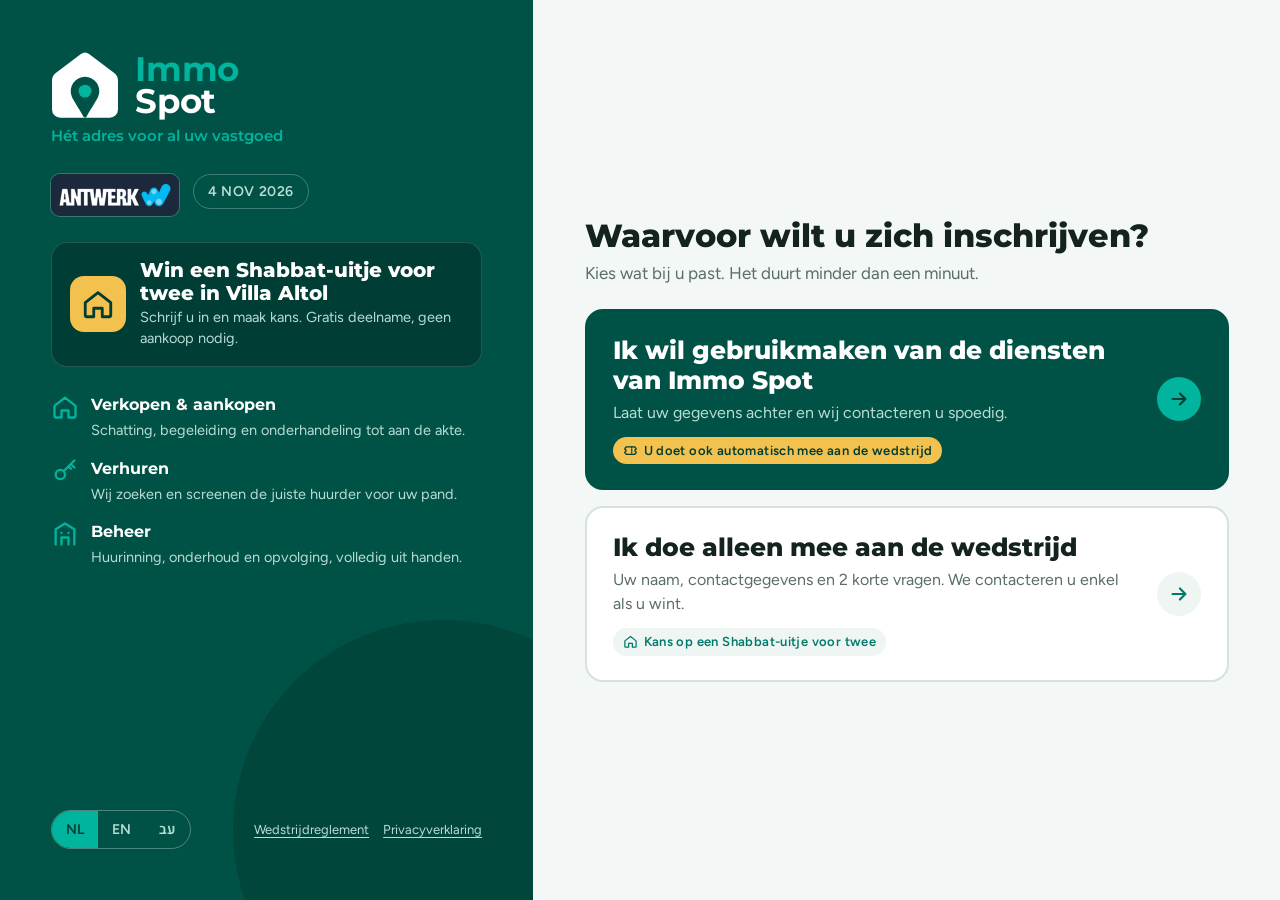
<file: index.html>
<!DOCTYPE html>
<html lang="nl" dir="ltr"><head>
<meta charset="utf-8">
<meta name="viewport" content="width=device-width,initial-scale=1,viewport-fit=cover">
<meta name="robots" content="noindex">
<meta name="theme-color" content="#005246">
<title>Antwerk 2026 · Immo Spot</title>
<link rel="icon" type="image/png" href="assets/icon.png">
<link rel="apple-touch-icon" href="assets/icon.png">
<link rel="stylesheet" href="css/fonts.css">
<link rel="stylesheet" href="css/style.css">
<noscript><style>.app{display:none}</style><p style="font:16px sans-serif;padding:24px">Deze pagina heeft JavaScript nodig. / This page needs JavaScript.</p></noscript>
</head>
<body>
<svg width="0" height="0" style="position:absolute" aria-hidden="true">
  <symbol id="i-cash" viewBox="0 0 24 24" fill="none" stroke="currentColor" stroke-width="2" stroke-linecap="round" stroke-linejoin="round"><path d="M3 11l9-7 9 7v9a1 1 0 0 1-1 1h-5v-6H9v6H4a1 1 0 0 1-1-1z"></path></symbol>
  <symbol id="i-ticket" viewBox="0 0 24 24" fill="none" stroke="currentColor" stroke-width="2" stroke-linecap="round" stroke-linejoin="round"><path d="M3 8a2 2 0 0 0 2-2h14a2 2 0 0 0 2 2v2a2 2 0 0 0 0 4v2a2 2 0 0 0-2 2H5a2 2 0 0 0-2-2v-2a2 2 0 0 0 0-4z"></path><path d="M14 6v12" stroke-dasharray="2 2"></path></symbol>
  <symbol id="i-arrow" viewBox="0 0 24 24" fill="none" stroke="currentColor" stroke-width="2.4" stroke-linecap="round" stroke-linejoin="round"><path d="M5 12h14M13 6l6 6-6 6"></path></symbol>
</svg>

<div class="app">
  <aside class="brand">
    <div>
      <div class="logo">
        <svg viewBox="0 0 100 100" aria-hidden="true">
          <path d="M44 4.5a10 10 0 0 1 12 0l37 28a14 14 0 0 1 5.5 11V86a12 12 0 0 1-12 12h-73A12 12 0 0 1 1.5 86V43.5A14 14 0 0 1 7 32.5Z" fill="#fff"></path>
          <path d="M50 38a21 21 0 0 0-19.6 28.6c2.4 6 9 15.3 17.4 30a2.5 2.5 0 0 0 4.4 0c8.4-14.7 15-24 17.4-30A21 21 0 0 0 50 38Z" fill="var(--forest)"></path>
          <circle cx="50" cy="59" r="9.5" fill="var(--teal)"></circle>
        </svg>
        <div class="wordmark"><span>Immo</span>Spot</div>
      </div>
      <div class="tagline">Hét adres voor al uw vastgoed</div>
    </div>

    <div class="event-row"><img class="antwerk-logo" src="assets/antwerk_logo.png" alt="Antwerk" width="128" height="42"><div class="event"><span data-i18n="eventDate">4 nov 2026</span></div></div>

    <div class="prize">
      <div class="ic"><svg><use href="#i-cash"></use></svg></div>
      <div><b data-i18n="prizeT">Win een Shabbat-uitje voor twee in Villa Altol</b><small data-i18n="prizeD">Een Shabbat-uitje voor twee in Villa Altol. Schrijf u in en maak kans. Gratis deelname, geen aankoop nodig.</small></div>
    </div>

    <ul class="services">
      <li><svg viewBox="0 0 24 24" fill="none" stroke="currentColor" stroke-width="2" stroke-linecap="round" stroke-linejoin="round"><path d="M3 11l9-7 9 7v9a1 1 0 0 1-1 1h-5v-6H9v6H4a1 1 0 0 1-1-1z"></path></svg><div><b data-i18n="s1t">Verkopen &amp; aankopen</b><small data-i18n="s1d">Schatting, begeleiding en onderhandeling tot aan de akte.</small></div></li>
      <li><svg viewBox="0 0 24 24" fill="none" stroke="currentColor" stroke-width="2" stroke-linecap="round" stroke-linejoin="round"><circle cx="8" cy="15" r="4"></circle><path d="M11 12l9-9M17 6l3 3M15 8l2 2"></path></svg><div><b data-i18n="s2t">Verhuren</b><small data-i18n="s2d">Wij zoeken en screenen de juiste huurder voor uw pand.</small></div></li>
      <li><svg viewBox="0 0 24 24" fill="none" stroke="currentColor" stroke-width="2" stroke-linecap="round" stroke-linejoin="round"><path d="M4 21V8l8-5 8 5v13"></path><path d="M9 21v-6h6v6M9 11h.01M15 11h.01"></path></svg><div><b data-i18n="s3t">Beheer</b><small data-i18n="s3d">Huurinning, onderhoud en opvolging, volledig uit handen.</small></div></li>
    </ul>

    <div class="brand-foot">
      <div class="lang" role="group" aria-label="Taal / Language">
        <button type="button" id="lang-nl" aria-pressed="true">NL</button>
        <button type="button" id="lang-en" aria-pressed="false">EN</button>
        <button type="button" id="lang-he" aria-pressed="false" lang="he">עב</button>
      </div>
      <div class="doc-links"><a href="rules.html" data-doc="rules" data-i18n="docRules">Wedstrijdreglement</a><a href="privacy.html" data-doc="privacy" data-i18n="docPrivacy">Privacyverklaring</a></div>
    </div>
  </aside>

  <main class="panel">
    <!-- Start: choose a path -->
    <section class="view" id="v-start">
      <div class="view-head">
        <h2 data-i18n="startT">Waarvoor wilt u zich inschrijven?</h2>
        <p data-i18n="startD">Kies wat bij u past. Het duurt minder dan een minuut.</p>
      </div>
      <div class="paths">
        <button type="button" class="path main" id="go-service">
          <b data-i18n="pathAT">Ik wil gebruikmaken van de diensten van Immo Spot</b>
          <span class="d" data-i18n="pathAD">Laat uw gegevens achter en wij contacteren u spoedig.</span>
          <span class="ticket"><svg><use href="#i-ticket"></use></svg><span data-i18n="pathATag">U doet ook automatisch mee aan de wedstrijd</span></span>
          <span class="arrow"><svg><use href="#i-arrow"></use></svg></span>
        </button>
        <button type="button" class="path" id="go-raffle">
          <b data-i18n="pathBT">Ik doe alleen mee aan de wedstrijd</b>
          <span class="d" data-i18n="pathBD">Uw naam, contactgegevens en 2 korte vragen. We contacteren u enkel als u wint.</span>
          <span class="ticket"><svg><use href="#i-cash"></use></svg><span data-i18n="pathBTag">Kans op een Shabbat-uitje voor twee</span></span>
          <span class="arrow"><svg><use href="#i-arrow"></use></svg></span>
        </button>
      </div>
    </section>

    <!-- Path 1: service sign-up (contest is optional here) -->
    <section class="view" id="v-service" hidden>
      <div class="view-head">
        <button type="button" class="back" data-back="" data-i18n="back">← Terug</button>
        <h2 data-i18n="serviceT">Uw aanvraag</h2>
      </div>
      <form id="lead-form" novalidate="">
        <fieldset id="f-interest">
          <legend><span data-i18n="qInterest">Waarmee kunnen we u helpen?</span> <span class="req">*</span></legend>
          <div class="chips">
            <label class="chip"><input type="checkbox" name="interest" value="kopen" id="i-kopen"><span data-i18n="iBuy">Kopen</span></label>
            <label class="chip"><input type="checkbox" name="interest" value="verkopen" id="i-verkopen"><span data-i18n="iSell">Verkopen</span></label>
            <label class="chip"><input type="checkbox" name="interest" value="verhuren" id="i-verhuren"><span data-i18n="iRent">Verhuren</span></label>
            <label class="chip"><input type="checkbox" name="interest" value="beheer" id="i-beheer"><span data-i18n="iManage">Beheer</span></label>
          </div>
          <div class="err" id="e-interest"></div>
        </fieldset>

        <fieldset>
          <legend data-i18n="qContact">Uw gegevens</legend>
          <div class="grid2">
            <div class="field" id="f-first"><label for="first" data-i18n="first">Voornaam *</label><input type="text" id="first" autocomplete="given-name"><div class="err" id="e-first"></div></div>
            <div class="field" id="f-last"><label for="last" data-i18n="last">Achternaam *</label><input type="text" id="last" autocomplete="family-name"><div class="err" id="e-last"></div></div>
            <div class="field" id="f-phone"><label for="phone" data-i18n="phone">Telefoon *</label><input type="tel" id="phone" autocomplete="tel" placeholder="+32 4xx xx xx xx"><div class="err" id="e-phone"></div></div>
            <div class="field" id="f-email"><label for="email" data-i18n="email">E-mail *</label><input type="email" id="email" autocomplete="email" placeholder="naam@voorbeeld.be"><div class="err" id="e-email"></div></div>
          </div>
        </fieldset>

        <fieldset id="f-property" hidden>
          <legend data-i18n="qProperty">Over het pand</legend>
          <div class="field" id="f-ptype" hidden>
            <label data-i18n="ptype">Type pand *</label>
            <div class="chips" id="ptype-chips">
              <label class="chip"><input type="checkbox" name="ptype" value="appartement" id="pt-apt"><span data-i18n="tApt">Appartement</span></label>
              <label class="chip"><input type="checkbox" name="ptype" value="huis" id="pt-huis"><span data-i18n="tHouse">Huis</span></label>
              <label class="chip"><input type="checkbox" name="ptype" value="opbrengsteigendom" id="pt-invest"><span data-i18n="tInvest">Opbrengsteigendom</span></label>
            </div>
            <div class="err" id="e-ptype"></div>
          </div>
          <div class="grid2">
            <div class="field" id="f-price" hidden><label for="price" id="price-label" data-i18n="priceValue">Prijsklasse *</label><select id="price"><option value="">Kies een prijsklasse…</option><option value="&lt; € 200.000">&lt; € 200.000</option><option value="€ 200.000 – 300.000">€ 200.000 – 300.000</option><option value="€ 300.000 – 400.000">€ 300.000 – 400.000</option><option value="€ 400.000 – 500.000">€ 400.000 – 500.000</option><option value="€ 500.000 – 750.000">€ 500.000 – 750.000</option><option value="€ 750.000 – 1.000.000">€ 750.000 – 1.000.000</option><option value="&gt; € 1.000.000">&gt; € 1.000.000</option></select><div class="err" id="e-price"></div></div>
            <div class="field" id="f-pcount" hidden><label for="pcount" id="pcount-label" data-i18n="priceCount">Aantal panden *</label><input type="text" inputmode="numeric" id="pcount" autocomplete="off" placeholder="Bv. 3"><div class="err" id="e-pcount"></div></div>
            <div class="field" id="f-region" hidden><label for="region" data-i18n="region">Gemeente of regio</label><input type="text" id="region" placeholder="Antwerpen, Berchem, Mortsel…"></div>
          </div>
          <input type="hidden" id="timing" value="">
        </fieldset>

        <div class="field"><label for="notes" data-i18n="notes">Opmerkingen of vragen</label><textarea id="notes" data-i18n-ph="notesPh" placeholder="Bv. ik zoek een appartement met 2 slaapkamers en terras"></textarea></div>
        <div class="raffle-note"><span class="ic"><svg><use href="#i-cash"></use></svg></span><span data-i18n="autoRaffle">U doet automatisch mee aan de wedstrijd voor een Shabbat-uitje voor twee in Villa Altol.</span></div>

        <div id="f-consent">
          <label class="consent"><input type="checkbox" id="consent"><span data-i18n="consent">Ik geef Immo Spot toestemming om mijn gegevens te bewaren en mij te contacteren over mijn aanvraag. Ik kan dit altijd intrekken.</span></label>
          <div class="err" id="e-consent"></div>
        </div>

        <input class="hp" type="text" name="website" id="hp1" tabindex="-1" autocomplete="off" aria-hidden="true">
        <button class="submit" type="submit" id="submit" data-i18n="submit">Schrijf mij in</button>
        <div class="status-note" id="status-note" role="status"></div>
        <div class="doc-line"><a href="rules.html" data-doc="rules" data-i18n="docRules">Wedstrijdreglement</a> · <a href="privacy.html" data-doc="privacy" data-i18n="docPrivacy">Privacyverklaring</a></div>
      </form>
    </section>

    <!-- Path 2: raffle only (not added to the client list) -->
    <section class="view" id="v-raffle" hidden>
      <div class="view-head">
        <button type="button" class="back" data-back="" data-i18n="back">← Terug</button>
        <h2 data-i18n="raffleT">Doe mee aan de wedstrijd</h2>
        <p data-i18n="raffleD">Beantwoord 2 korte vragen en maak kans op een Shabbat-uitje voor twee in Villa Altol.</p>
      </div>
      <form id="raffle-form" novalidate="">
        <div class="grid2">
          <div class="field" id="f-rf-first"><label for="rf-first" data-i18n="first">Voornaam *</label><input type="text" id="rf-first" autocomplete="given-name"><div class="err" id="e-rf-first"></div></div>
          <div class="field" id="f-rf-last"><label for="rf-last" data-i18n="last">Achternaam *</label><input type="text" id="rf-last" autocomplete="family-name"><div class="err" id="e-rf-last"></div></div>
          <div class="field" id="f-rf-phone"><label for="rf-phone" data-i18n="phone">Telefoon *</label><input type="tel" id="rf-phone" autocomplete="tel" placeholder="+32 4xx xx xx xx"><div class="err" id="e-rf-phone"></div></div>
          <div class="field" id="f-rf-email"><label for="rf-email" data-i18n="email">E-mail *</label><input type="email" id="rf-email" autocomplete="email" placeholder="naam@voorbeeld.be"><div class="err" id="e-rf-email"></div></div>
        </div>
        <div class="quiz" data-prefix="rq"></div>
        <div id="f-rf-consent">
          <label class="consent"><input type="checkbox" id="rf-consent"><span data-i18n="rfConsent">Ik ga akkoord met het wedstrijdreglement. Immo Spot gebruikt mijn gegevens alleen voor deze wedstrijd en neemt enkel contact op als ik win.</span></label>
          <div class="err" id="e-rf-consent"></div>
        </div>
        <input class="hp" type="text" name="website" id="hp2" tabindex="-1" autocomplete="off" aria-hidden="true">
        <button class="submit" type="submit" id="rf-submit" data-i18n="rfSubmit">Doe mee</button>
        <div class="status-note" id="rf-status-note" role="status"></div>
        <div class="doc-line"><a href="rules.html" data-doc="rules" data-i18n="docRules">Wedstrijdreglement</a> · <a href="privacy.html" data-doc="privacy" data-i18n="docPrivacy">Privacyverklaring</a></div>
      </form>
    </section>

    <!-- Thank you -->
    <section class="thanks" id="v-thanks" hidden>
      <div class="tick"><svg viewBox="0 0 24 24" fill="none" stroke="currentColor" stroke-width="3" stroke-linecap="round" stroke-linejoin="round"><path d="M5 12.5l4.5 4.5L19 7.5"></path></svg></div>
      <h2 id="thanks-title">Bedankt!</h2>
      <p id="thanks-body"></p>
      <p class="dup-note" id="thanks-dup" hidden></p>
      <ul class="steps" id="thanks-steps" hidden></ul>
      <div class="raffle-note" id="thanks-raffle-box"><span class="ic"><svg><use href="#i-cash"></use></svg></span><span id="thanks-raffle"></span></div>
      <p class="thanks-end" id="thanks-end"></p>
      <button type="button" class="again" id="again" data-i18n="again">Nieuwe inschrijving</button>
      <div class="countdown" id="countdown"></div>
    </section>

  </main>
</div>
<script src="config.js"></script>
<script src="js/i18n.js"></script>
<script src="js/app.js"></script>
</body>
</html>
</file>
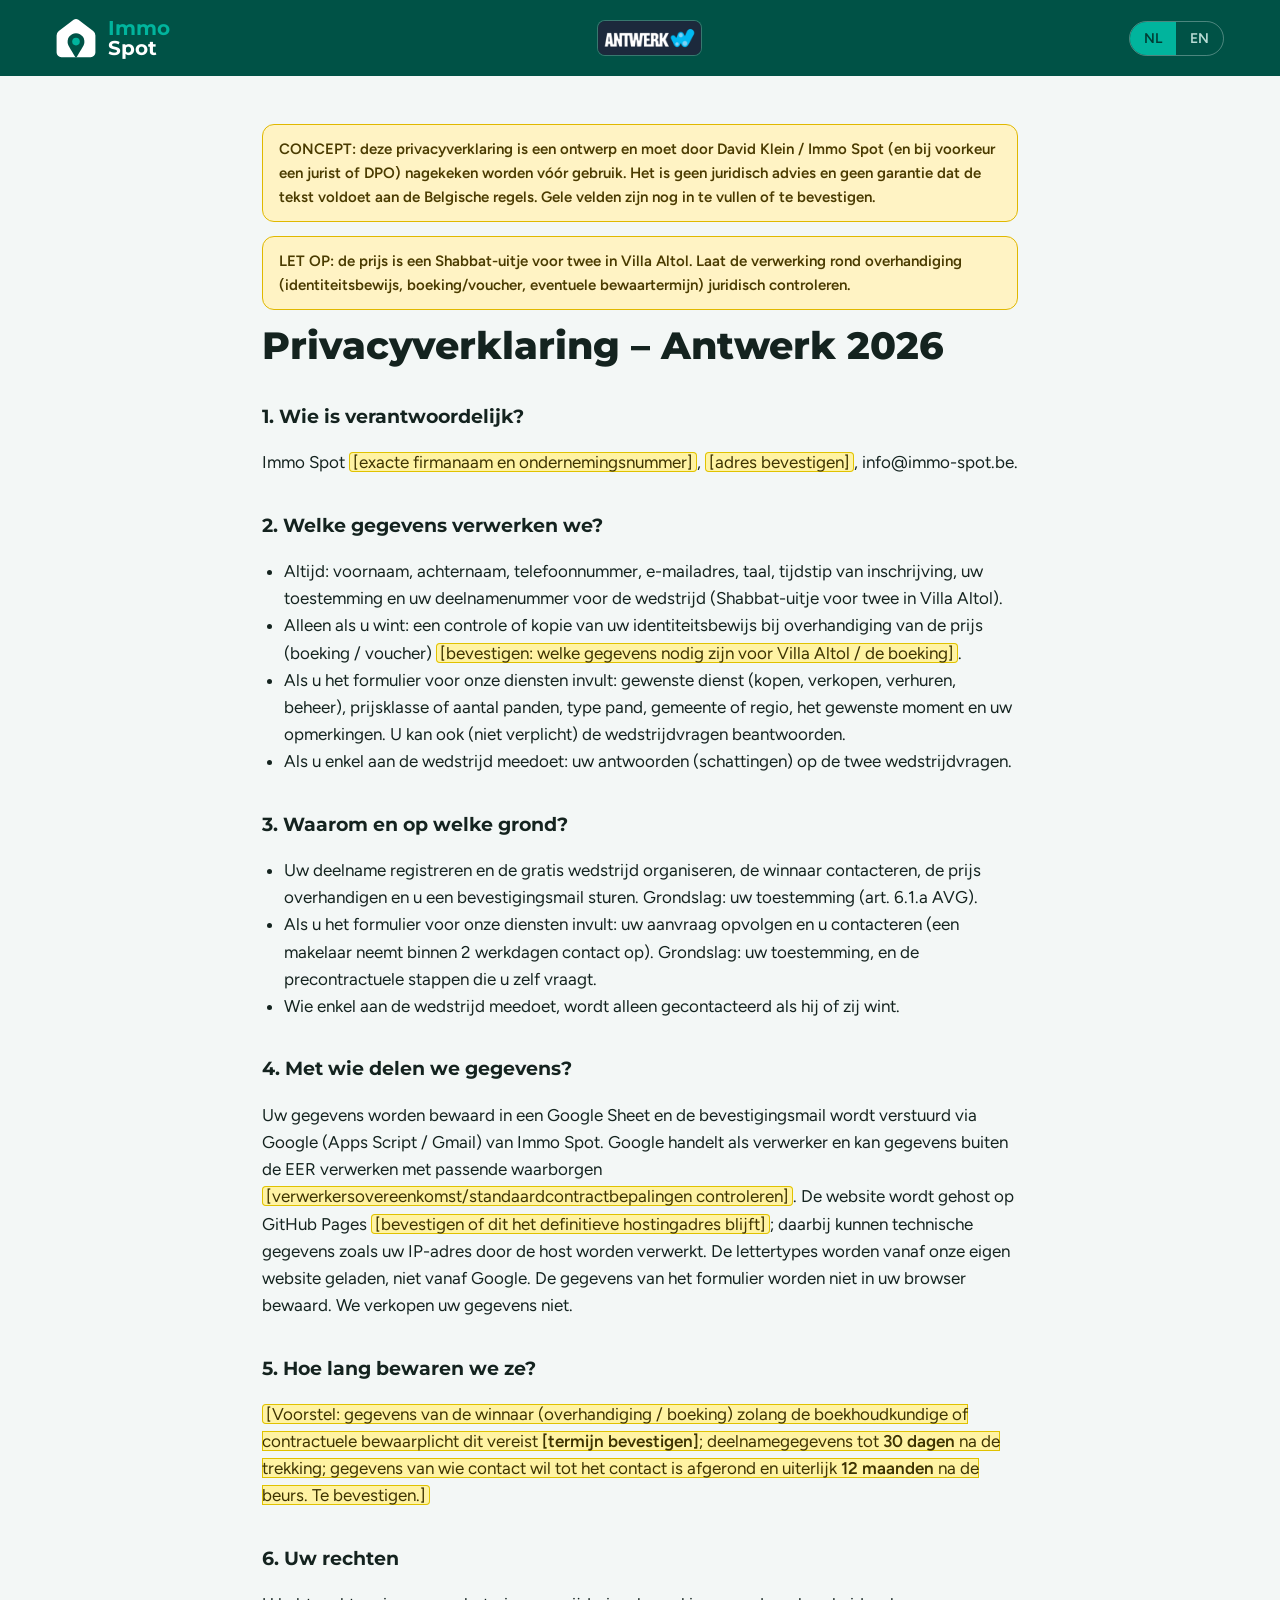
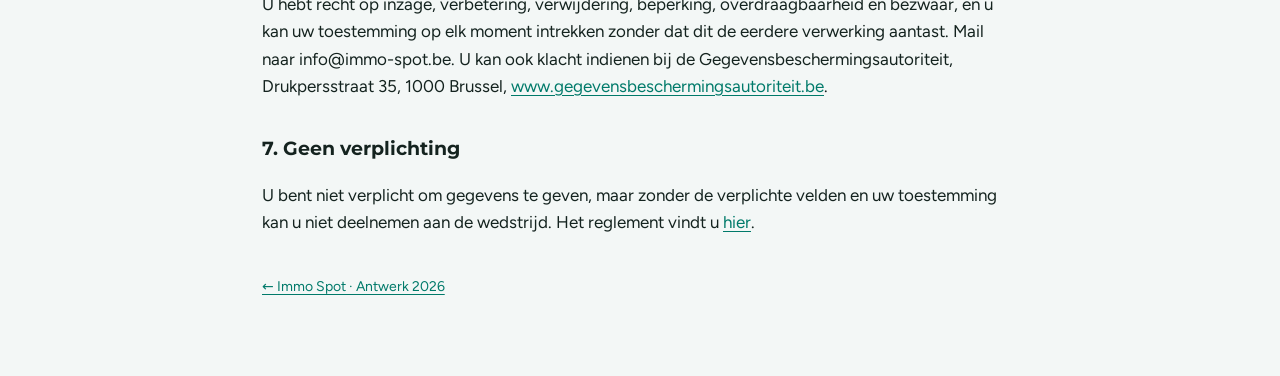
<file: privacy.html>
<!DOCTYPE html>
<html lang="nl"><head><meta charset="utf-8"><meta name="viewport" content="width=device-width,initial-scale=1"><meta name="robots" content="noindex">
<title>Privacyverklaring · Privacy notice – DRAFT</title>
<link rel="icon" type="image/png" href="assets/icon.png">
<link rel="stylesheet" href="css/fonts.css"><link rel="stylesheet" href="css/doc.css"></head>
<body>
<header class="top">
  <a class="home" id="home" href="index.html"><svg viewBox="0 0 100 100" aria-hidden="true"><path d="M44 4.5a10 10 0 0 1 12 0l37 28a14 14 0 0 1 5.5 11V86a12 12 0 0 1-12 12h-73A12 12 0 0 1 1.5 86V43.5A14 14 0 0 1 7 32.5Z" fill="#fff"/><path d="M50 38a21 21 0 0 0-19.6 28.6c2.4 6 9 15.3 17.4 30a2.5 2.5 0 0 0 4.4 0c8.4-14.7 15-24 17.4-30A21 21 0 0 0 50 38Z" fill="#005246"/><circle cx="50" cy="59" r="9.5" fill="#01b49d"/></svg><span class="wm"><span>Immo</span>Spot</span></a>
  <span class="ev"><img class="antwerk-logo" src="assets/antwerk_logo.png" alt="Antwerk" width="104" height="34"></span>
  <div class="lang" role="group" aria-label="Taal / Language"><button id="bNL" type="button" data-set="nl" aria-pressed="true">NL</button><button id="bEN" type="button" data-set="en" aria-pressed="false">EN</button></div>
</header>
<main class="doc nl" id="doc">
<div class="draft" data-l="nl">CONCEPT: deze privacyverklaring is een ontwerp en moet door David Klein / Immo Spot (en bij voorkeur een jurist of DPO) nagekeken worden vóór gebruik. Het is geen juridisch advies en geen garantie dat de tekst voldoet aan de Belgische regels. Gele velden zijn nog in te vullen of te bevestigen.</div>
<div class="draft" data-l="en">DRAFT: this privacy notice is a proposal and must be reviewed by David Klein / Immo Spot (preferably with a lawyer or DPO) before use. It is not legal advice and no guarantee that the text meets Belgian requirements. Yellow fields still need to be completed or confirmed.</div>
<div class="draft" data-l="nl">LET OP: de prijs is een Shabbat-uitje voor twee in Villa Altol. Laat de verwerking rond overhandiging (identiteitsbewijs, boeking/voucher, eventuele bewaartermijn) juridisch controleren.</div>
<div class="draft" data-l="en">NOTE: the prize is a Shabbat getaway for two at Villa Altol. Have the processing around handover (ID, booking/voucher, any retention period) checked legally.</div>
<div data-l="nl">
<h1>Privacyverklaring – Antwerk 2026</h1>
<h2>1. Wie is verantwoordelijk?</h2>
<p>Immo Spot <span class="todo">[exacte firmanaam en ondernemingsnummer]</span>, <span class="todo">[adres bevestigen]</span>, info@immo-spot.be.</p>
<h2>2. Welke gegevens verwerken we?</h2>
<ul>
<li>Altijd: voornaam, achternaam, telefoonnummer, e-mailadres, taal, tijdstip van inschrijving, uw toestemming en uw deelnamenummer voor de wedstrijd (Shabbat-uitje voor twee in Villa Altol).</li>
<li>Alleen als u wint: een controle of kopie van uw identiteitsbewijs bij overhandiging van de prijs (boeking / voucher) <span class="todo">[bevestigen: welke gegevens nodig zijn voor Villa Altol / de boeking]</span>.</li>
<li>Als u het formulier voor onze diensten invult: gewenste dienst (kopen, verkopen, verhuren, beheer), prijsklasse of aantal panden, type pand, gemeente of regio, het gewenste moment en uw opmerkingen. U kan ook (niet verplicht) de wedstrijdvragen beantwoorden.</li>
<li>Als u enkel aan de wedstrijd meedoet: uw antwoorden (schattingen) op de twee wedstrijdvragen.</li>
</ul>
<h2>3. Waarom en op welke grond?</h2>
<ul>
<li>Uw deelname registreren en de gratis wedstrijd organiseren, de winnaar contacteren, de prijs overhandigen en u een bevestigingsmail sturen. Grondslag: uw toestemming (art. 6.1.a AVG).</li>
<li>Als u het formulier voor onze diensten invult: uw aanvraag opvolgen en u contacteren (een makelaar neemt binnen 2 werkdagen contact op). Grondslag: uw toestemming, en de precontractuele stappen die u zelf vraagt.</li>
<li>Wie enkel aan de wedstrijd meedoet, wordt alleen gecontacteerd als hij of zij wint.</li>
</ul>
<h2>4. Met wie delen we gegevens?</h2>
<p>Uw gegevens worden bewaard in een Google Sheet en de bevestigingsmail wordt verstuurd via Google (Apps Script / Gmail) van Immo Spot. Google handelt als verwerker en kan gegevens buiten de EER verwerken met passende waarborgen <span class="todo">[verwerkersovereenkomst/standaardcontractbepalingen controleren]</span>. De website wordt gehost op GitHub Pages <span class="todo">[bevestigen of dit het definitieve hostingadres blijft]</span>; daarbij kunnen technische gegevens zoals uw IP-adres door de host worden verwerkt. De lettertypes worden vanaf onze eigen website geladen, niet vanaf Google. De gegevens van het formulier worden niet in uw browser bewaard. We verkopen uw gegevens niet.</p>
<h2>5. Hoe lang bewaren we ze?</h2>
<p><span class="todo">[Voorstel: gegevens van de winnaar (overhandiging / boeking) zolang de boekhoudkundige of contractuele bewaarplicht dit vereist <b>[termijn bevestigen]</b>; deelnamegegevens tot <b>30 dagen</b> na de trekking; gegevens van wie contact wil tot het contact is afgerond en uiterlijk <b>12 maanden</b> na de beurs. Te bevestigen.]</span></p>
<h2>6. Uw rechten</h2>
<p>U hebt recht op inzage, verbetering, verwijdering, beperking, overdraagbaarheid en bezwaar, en u kan uw toestemming op elk moment intrekken zonder dat dit de eerdere verwerking aantast. Mail naar info@immo-spot.be. U kan ook klacht indienen bij de Gegevensbeschermingsautoriteit, Drukpersstraat 35, 1000 Brussel, <a href="https://www.gegevensbeschermingsautoriteit.be" target="_blank" rel="noopener">www.gegevensbeschermingsautoriteit.be</a>.</p>
<h2>7. Geen verplichting</h2>
<p>U bent niet verplicht om gegevens te geven, maar zonder de verplichte velden en uw toestemming kan u niet deelnemen aan de wedstrijd. Het reglement vindt u <a href="rules.html" class="plink" data-page="rules">hier</a>.</p>
</div>
<div data-l="en">
<h1>Privacy notice – Antwerk 2026</h1>
<h2>1. Who is responsible?</h2>
<p>Immo Spot <span class="todo">[exact company name and company number]</span>, <span class="todo">[confirm address]</span>, info@immo-spot.be.</p>
<h2>2. What data do we process?</h2>
<ul>
<li>Always: first name, last name, phone number, e-mail address, language, time of registration, your consent and your contest entry number (Shabbat getaway for two at Villa Altol).</li>
<li>Only if you win: a check or copy of your ID when handing over the prize (booking / voucher) <span class="todo">[confirm: which details are needed for Villa Altol / the booking]</span>.</li>
<li>If you complete the form for our services: the service you want (buying, selling, letting, management), price class or number of properties, property type, town or area, timing and your remarks. You may also (optionally) answer the contest questions.</li>
<li>If you only enter the contest: your answers (estimates) to the two contest questions.</li>
</ul>
<h2>3. Why, and on what basis?</h2>
<ul>
<li>To register your entry and run the free contest, contact the winner, hand over the prize and send you a confirmation e-mail. Basis: your consent (Art. 6(1)(a) GDPR).</li>
<li>If you complete the form for our services: to follow up your request and contact you (a broker contacts you within 2 working days). Basis: your consent, and the pre-contractual steps you ask for.</li>
<li>People who only enter the contest are contacted only if they win.</li>
</ul>
<h2>4. Who do we share data with?</h2>
<p>Your data is stored in a Google Sheet and the confirmation e-mail is sent through Immo Spot's Google account (Apps Script / Gmail). Google acts as a processor and may process data outside the EEA with appropriate safeguards <span class="todo">[check data processing agreement / standard contractual clauses]</span>. The website is hosted on GitHub Pages <span class="todo">[confirm whether this stays the final hosting address]</span>; the host may process technical data such as your IP address. Fonts are loaded from our own site, not from Google. The form data is not kept in your browser. We do not sell your data.</p>
<h2>5. How long do we keep it?</h2>
<p><span class="todo">[Proposal: winner's handover / booking data as long as accounting or contractual retention rules require <b>[confirm period]</b>; entry data until <b>30 days</b> after the draw; data of people who want to be contacted until the contact is completed and at most <b>12 months</b> after the expo. To be confirmed.]</span></p>
<h2>6. Your rights</h2>
<p>You have the right of access, rectification, erasure, restriction, portability and objection, and you can withdraw your consent at any time without affecting earlier processing. Email info@immo-spot.be. You can also lodge a complaint with the Belgian Data Protection Authority, Rue de la Presse 35, 1000 Brussels, <a href="https://www.dataprotectionauthority.be" target="_blank" rel="noopener">www.dataprotectionauthority.be</a>.</p>
<h2>7. No obligation</h2>
<p>You are not obliged to provide data, but without the required fields and your consent you cannot take part in the contest. The rules are <a href="rules.html" class="plink" data-page="rules">here</a>.</p>
</div>

<p class="foot"><a href="index.html" class="back">← Immo Spot · Antwerk 2026</a></p>
</main>
<script>
(function(){var d=document.getElementById('doc');var q=new URLSearchParams(location.search).get('lang');
function set(l){d.className='doc '+l;document.documentElement.lang=l;
 document.querySelectorAll('[data-set]').forEach(function(b){b.setAttribute('aria-pressed',b.dataset.set===l)});
 document.querySelectorAll('.plink').forEach(function(a){a.href=a.dataset.page+'.html?lang='+l});
 document.getElementById('home').href='index.html?lang='+l;document.querySelector('.back').href='index.html?lang='+l}
document.querySelectorAll('[data-set]').forEach(function(b){b.addEventListener('click',function(){set(b.dataset.set)})});
set(q==='en'?'en':'nl')})();
</script>
</body></html>
</file>
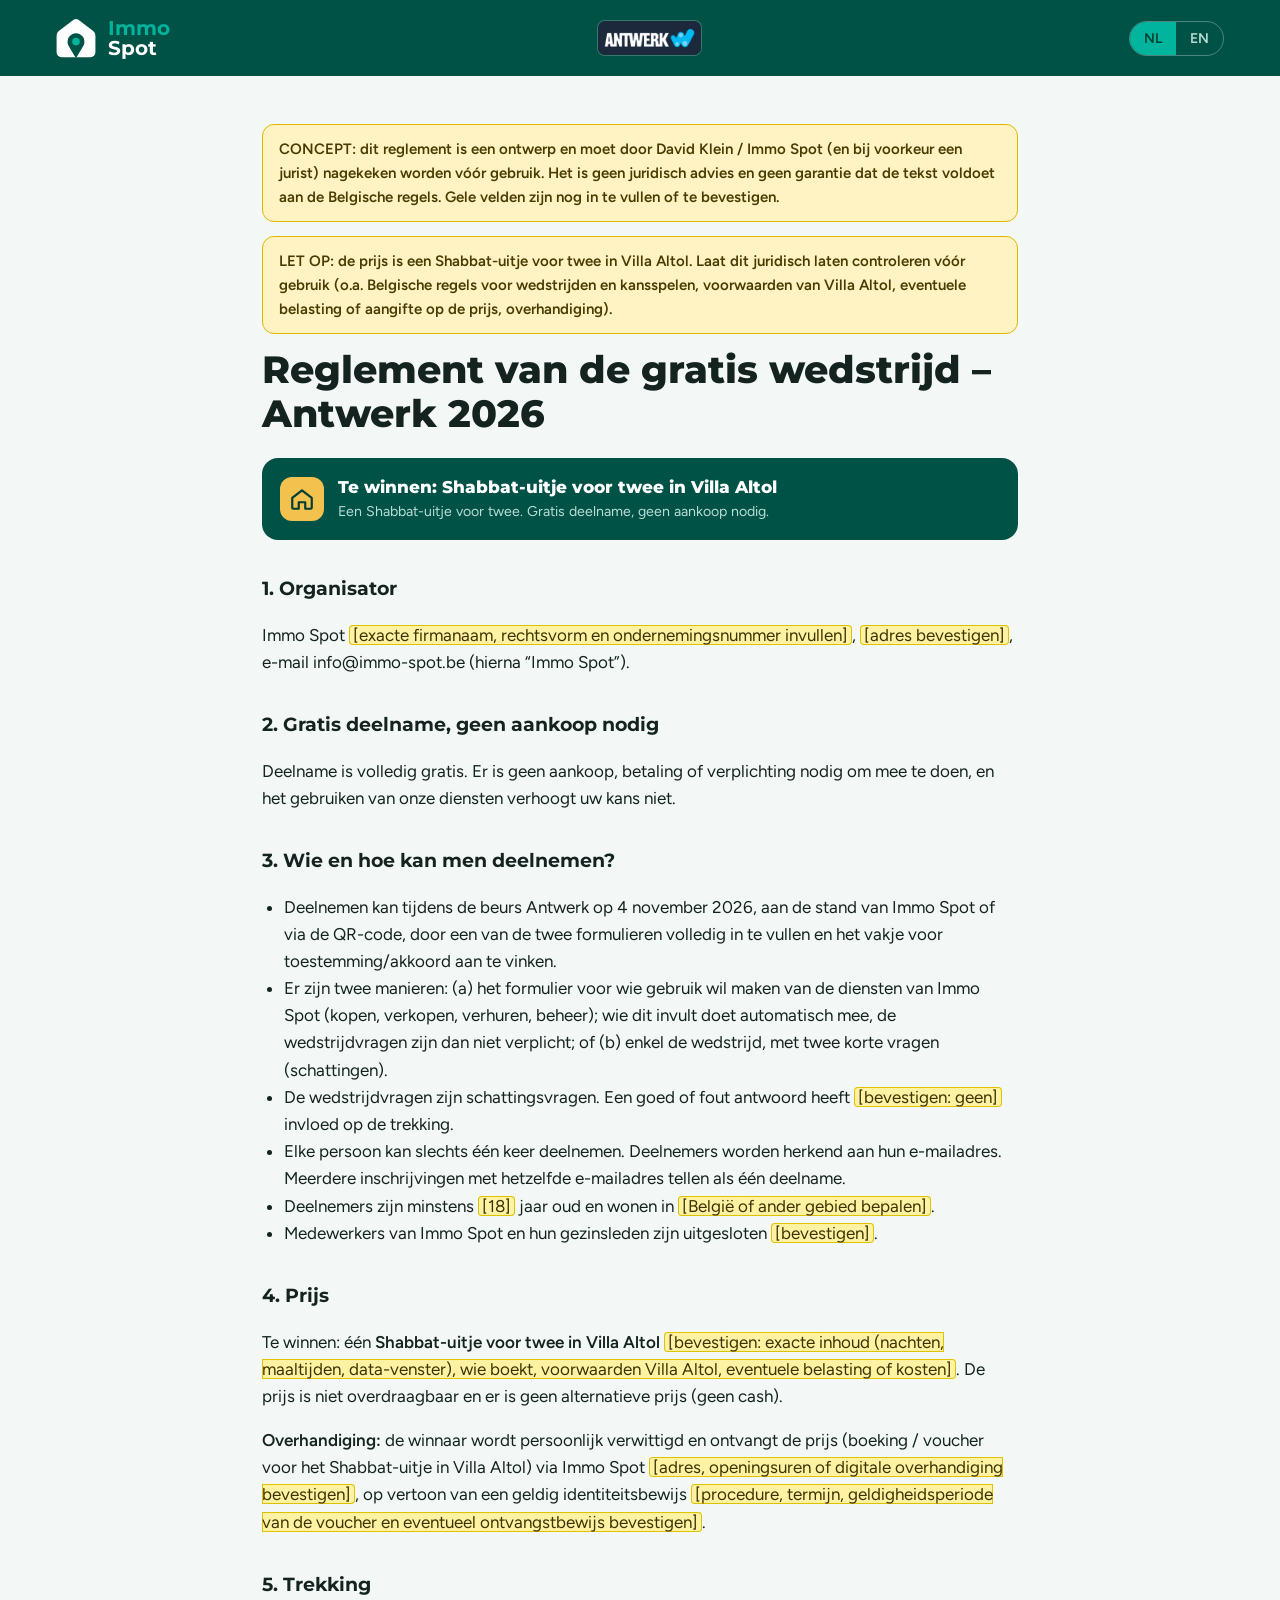
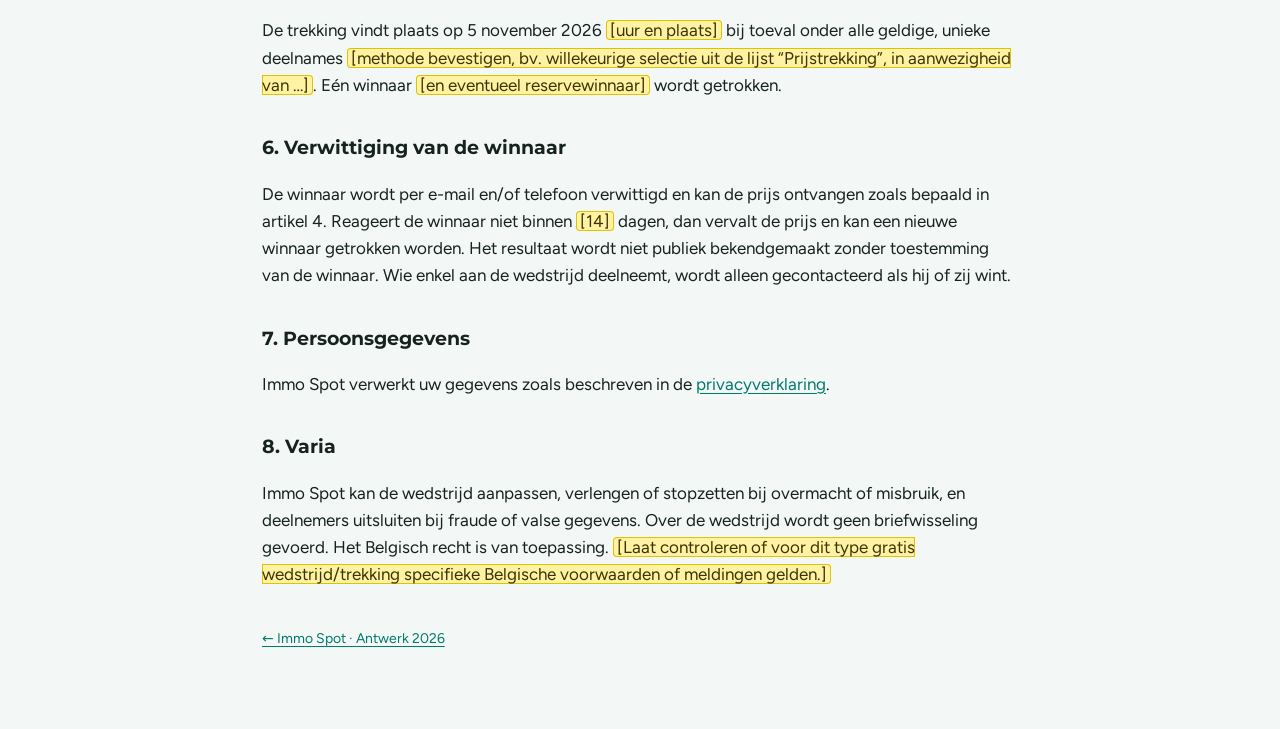
<file: rules.html>
<!DOCTYPE html>
<html lang="nl"><head><meta charset="utf-8"><meta name="viewport" content="width=device-width,initial-scale=1"><meta name="robots" content="noindex">
<title>Wedstrijdreglement · Contest rules – DRAFT</title>
<link rel="icon" type="image/png" href="assets/icon.png">
<link rel="stylesheet" href="css/fonts.css"><link rel="stylesheet" href="css/doc.css"></head>
<body>
<header class="top">
  <a class="home" id="home" href="index.html"><svg viewBox="0 0 100 100" aria-hidden="true"><path d="M44 4.5a10 10 0 0 1 12 0l37 28a14 14 0 0 1 5.5 11V86a12 12 0 0 1-12 12h-73A12 12 0 0 1 1.5 86V43.5A14 14 0 0 1 7 32.5Z" fill="#fff"/><path d="M50 38a21 21 0 0 0-19.6 28.6c2.4 6 9 15.3 17.4 30a2.5 2.5 0 0 0 4.4 0c8.4-14.7 15-24 17.4-30A21 21 0 0 0 50 38Z" fill="#005246"/><circle cx="50" cy="59" r="9.5" fill="#01b49d"/></svg><span class="wm"><span>Immo</span>Spot</span></a>
  <span class="ev"><img class="antwerk-logo" src="assets/antwerk_logo.png" alt="Antwerk" width="104" height="34"></span>
  <div class="lang" role="group" aria-label="Taal / Language"><button id="bNL" type="button" data-set="nl" aria-pressed="true">NL</button><button id="bEN" type="button" data-set="en" aria-pressed="false">EN</button></div>
</header>
<main class="doc nl" id="doc">
<div class="draft" data-l="nl">CONCEPT: dit reglement is een ontwerp en moet door David Klein / Immo Spot (en bij voorkeur een jurist) nagekeken worden vóór gebruik. Het is geen juridisch advies en geen garantie dat de tekst voldoet aan de Belgische regels. Gele velden zijn nog in te vullen of te bevestigen.</div>
<div class="draft" data-l="nl">LET OP: de prijs is een Shabbat-uitje voor twee in Villa Altol. Laat dit juridisch laten controleren vóór gebruik (o.a. Belgische regels voor wedstrijden en kansspelen, voorwaarden van Villa Altol, eventuele belasting of aangifte op de prijs, overhandiging).</div>
<div class="draft" data-l="en">DRAFT: these rules are a proposal and must be reviewed by David Klein / Immo Spot (preferably with a lawyer) before use. It is not legal advice and no guarantee that the text meets Belgian requirements. Yellow fields still need to be completed or confirmed.</div>
<div class="draft" data-l="en">NOTE: the prize is a Shabbat getaway for two at Villa Altol. Have this checked legally before use (e.g. Belgian rules on contests and games of chance, Villa Altol terms, any tax or reporting on the prize, handover).</div>
<div data-l="nl">
<h1>Reglement van de gratis wedstrijd – Antwerk 2026</h1>
<div class="prize-box"><span class="ic"><svg viewBox="0 0 24 24" fill="none" stroke="currentColor" stroke-width="2" stroke-linecap="round" stroke-linejoin="round"><path d="M3 11l9-7 9 7v9a1 1 0 0 1-1 1h-5v-6H9v6H4a1 1 0 0 1-1-1z"/></svg></span><div><b>Te winnen: Shabbat-uitje voor twee in Villa Altol</b><small>Een Shabbat-uitje voor twee. Gratis deelname, geen aankoop nodig.</small></div></div>
<h2>1. Organisator</h2>
<p>Immo Spot <span class="todo">[exacte firmanaam, rechtsvorm en ondernemingsnummer invullen]</span>, <span class="todo">[adres bevestigen]</span>, e-mail info@immo-spot.be (hierna “Immo Spot”).</p>
<h2>2. Gratis deelname, geen aankoop nodig</h2>
<p>Deelname is volledig gratis. Er is geen aankoop, betaling of verplichting nodig om mee te doen, en het gebruiken van onze diensten verhoogt uw kans niet.</p>
<h2>3. Wie en hoe kan men deelnemen?</h2>
<ul>
<li>Deelnemen kan tijdens de beurs Antwerk op 4 november 2026, aan de stand van Immo Spot of via de QR-code, door een van de twee formulieren volledig in te vullen en het vakje voor toestemming/akkoord aan te vinken.</li>
<li>Er zijn twee manieren: (a) het formulier voor wie gebruik wil maken van de diensten van Immo Spot (kopen, verkopen, verhuren, beheer); wie dit invult doet automatisch mee, de wedstrijdvragen zijn dan niet verplicht; of (b) enkel de wedstrijd, met twee korte vragen (schattingen).</li>
<li>De wedstrijdvragen zijn schattingsvragen. Een goed of fout antwoord heeft <span class="todo">[bevestigen: geen]</span> invloed op de trekking.</li>
<li>Elke persoon kan slechts één keer deelnemen. Deelnemers worden herkend aan hun e-mailadres. Meerdere inschrijvingen met hetzelfde e-mailadres tellen als één deelname.</li>
<li>Deelnemers zijn minstens <span class="todo">[18]</span> jaar oud en wonen in <span class="todo">[België of ander gebied bepalen]</span>.</li>
<li>Medewerkers van Immo Spot en hun gezinsleden zijn uitgesloten <span class="todo">[bevestigen]</span>.</li>
</ul>
<h2>4. Prijs</h2>
<p>Te winnen: één <b>Shabbat-uitje voor twee in Villa Altol</b> <span class="todo">[bevestigen: exacte inhoud (nachten, maaltijden, data-venster), wie boekt, voorwaarden Villa Altol, eventuele belasting of kosten]</span>. De prijs is niet overdraagbaar en er is geen alternatieve prijs (geen cash).</p>
<p><b>Overhandiging:</b> de winnaar wordt persoonlijk verwittigd en ontvangt de prijs (boeking / voucher voor het Shabbat-uitje in Villa Altol) via Immo Spot <span class="todo">[adres, openingsuren of digitale overhandiging bevestigen]</span>, op vertoon van een geldig identiteitsbewijs <span class="todo">[procedure, termijn, geldigheidsperiode van de voucher en eventueel ontvangstbewijs bevestigen]</span>.</p>
<h2>5. Trekking</h2>
<p>De trekking vindt plaats op 5 november 2026 <span class="todo">[uur en plaats]</span> bij toeval onder alle geldige, unieke deelnames <span class="todo">[methode bevestigen, bv. willekeurige selectie uit de lijst “Prijstrekking”, in aanwezigheid van …]</span>. Eén winnaar <span class="todo">[en eventueel reservewinnaar]</span> wordt getrokken.</p>
<h2>6. Verwittiging van de winnaar</h2>
<p>De winnaar wordt per e-mail en/of telefoon verwittigd en kan de prijs ontvangen zoals bepaald in artikel 4. Reageert de winnaar niet binnen <span class="todo">[14]</span> dagen, dan vervalt de prijs en kan een nieuwe winnaar getrokken worden. Het resultaat wordt niet publiek bekendgemaakt zonder toestemming van de winnaar. Wie enkel aan de wedstrijd deelneemt, wordt alleen gecontacteerd als hij of zij wint.</p>
<h2>7. Persoonsgegevens</h2>
<p>Immo Spot verwerkt uw gegevens zoals beschreven in de <a href="privacy.html" class="plink" data-page="privacy">privacyverklaring</a>.</p>
<h2>8. Varia</h2>
<p>Immo Spot kan de wedstrijd aanpassen, verlengen of stopzetten bij overmacht of misbruik, en deelnemers uitsluiten bij fraude of valse gegevens. Over de wedstrijd wordt geen briefwisseling gevoerd. Het Belgisch recht is van toepassing. <span class="todo">[Laat controleren of voor dit type gratis wedstrijd/trekking specifieke Belgische voorwaarden of meldingen gelden.]</span></p>
</div>
<div data-l="en">
<h1>Rules of the free contest – Antwerk 2026</h1>
<div class="prize-box"><span class="ic"><svg viewBox="0 0 24 24" fill="none" stroke="currentColor" stroke-width="2" stroke-linecap="round" stroke-linejoin="round"><path d="M3 11l9-7 9 7v9a1 1 0 0 1-1 1h-5v-6H9v6H4a1 1 0 0 1-1-1z"/></svg></span><div><b>To be won: Shabbat getaway for two at Villa Altol</b><small>A Shabbat getaway for two. Free to enter, no purchase necessary.</small></div></div>
<h2>1. Organiser</h2>
<p>Immo Spot <span class="todo">[insert exact company name, legal form and company number]</span>, <span class="todo">[confirm address]</span>, email info@immo-spot.be (“Immo Spot”).</p>
<h2>2. Free to enter, no purchase necessary</h2>
<p>Entering is completely free. No purchase, payment or obligation is required to take part, and using our services does not improve your chances.</p>
<h2>3. Who can take part and how</h2>
<ul>
<li>You can take part during the Antwerk expo on 4 November 2026, at the Immo Spot stand or via the QR code, by completing one of the two forms and ticking the consent/agreement box.</li>
<li>There are two ways: (a) the form for people who would like to use Immo Spot's services (buying, selling, letting, management); anyone who completes it is entered automatically and the contest questions are optional; or (b) the contest only, with two short questions (estimates).</li>
<li>The contest questions are estimation questions. A right or wrong answer has <span class="todo">[confirm: no]</span> influence on the draw.</li>
<li>Each person can enter only once. Participants are identified by e-mail address. Several registrations with the same e-mail address count as one entry.</li>
<li>Participants must be at least <span class="todo">[18]</span> years old and live in <span class="todo">[Belgium / other area to be decided]</span>.</li>
<li>Immo Spot staff and their family members are excluded <span class="todo">[confirm]</span>.</li>
</ul>
<h2>4. Prize</h2>
<p>To be won: one <b>Shabbat getaway for two at Villa Altol</b> <span class="todo">[confirm: exact contents (nights, meals, date window), who books, Villa Altol terms, any tax or costs]</span>. The prize cannot be transferred and there is no alternative prize (no cash).</p>
<p><b>Handover:</b> the winner is notified personally and receives the prize (booking / voucher for the Shabbat getaway at Villa Altol) via Immo Spot <span class="todo">[confirm address, opening hours or digital handover]</span>, showing a valid ID <span class="todo">[confirm procedure, deadline, voucher validity period and any receipt]</span>.</p>
<h2>5. The draw</h2>
<p>The draw takes place on 5 November 2026 <span class="todo">[time and place]</span> at random among all valid, unique entries <span class="todo">[confirm method, e.g. random selection from the “Prijstrekking” list, in the presence of …]</span>. One winner <span class="todo">[and optionally a reserve winner]</span> is drawn.</p>
<h2>6. Notifying the winner</h2>
<p>The winner is notified by e-mail and/or phone and can receive the prize as set out in article 4. If the winner does not respond within <span class="todo">[14]</span> days, the prize is forfeited and a new winner may be drawn. The result will not be published without the winner's consent. People who only enter the contest are contacted only if they win.</p>
<h2>7. Personal data</h2>
<p>Immo Spot processes your data as described in the <a href="privacy.html" class="plink" data-page="privacy">privacy notice</a>.</p>
<h2>8. Miscellaneous</h2>
<p>Immo Spot may adjust, extend or cancel the contest in case of force majeure or abuse, and may exclude participants in case of fraud or false details. No correspondence will be entered into about the contest. Belgian law applies. <span class="todo">[Have it checked whether specific Belgian conditions or notifications apply to this type of free contest/draw.]</span></p>
</div>

<p class="foot"><a href="index.html" class="back">← Immo Spot · Antwerk 2026</a></p>
</main>
<script>
(function(){var d=document.getElementById('doc');var q=new URLSearchParams(location.search).get('lang');
function set(l){d.className='doc '+l;document.documentElement.lang=l;
 document.querySelectorAll('[data-set]').forEach(function(b){b.setAttribute('aria-pressed',b.dataset.set===l)});
 document.querySelectorAll('.plink').forEach(function(a){a.href=a.dataset.page+'.html?lang='+l});
 document.getElementById('home').href='index.html?lang='+l;document.querySelector('.back').href='index.html?lang='+l}
document.querySelectorAll('[data-set]').forEach(function(b){b.addEventListener('click',function(){set(b.dataset.set)})});
set(q==='en'?'en':'nl')})();
</script>
</body></html>
</file>
<file: css/fonts.css>
/* latin-ext */
@font-face {
  font-family: 'Figtree';
  font-style: normal;
  font-weight: 400;
  font-display: swap;
  src: url(../fonts/figtree-latin-ext-c15953.woff2) format('woff2');
  unicode-range: U+0100-02BA, U+02BD-02C5, U+02C7-02CC, U+02CE-02D7, U+02DD-02FF, U+0304, U+0308, U+0329, U+1D00-1DBF, U+1E00-1E9F, U+1EF2-1EFF, U+2020, U+20A0-20AB, U+20AD-20C4, U+2113, U+2C60-2C7F, U+A720-A7FF;
}
/* latin */
@font-face {
  font-family: 'Figtree';
  font-style: normal;
  font-weight: 400;
  font-display: swap;
  src: url(../fonts/figtree-latin-dab710.woff2) format('woff2');
  unicode-range: U+0000-00FF, U+0131, U+0152-0153, U+02BB-02BC, U+02C6, U+02DA, U+02DC, U+0304, U+0308, U+0329, U+2000-206F, U+20AC, U+2122, U+2191, U+2193, U+2212, U+2215, U+FEFF, U+FFFD;
}
/* latin-ext */
@font-face {
  font-family: 'Figtree';
  font-style: normal;
  font-weight: 500;
  font-display: swap;
  src: url(../fonts/figtree-latin-ext-c15953.woff2) format('woff2');
  unicode-range: U+0100-02BA, U+02BD-02C5, U+02C7-02CC, U+02CE-02D7, U+02DD-02FF, U+0304, U+0308, U+0329, U+1D00-1DBF, U+1E00-1E9F, U+1EF2-1EFF, U+2020, U+20A0-20AB, U+20AD-20C4, U+2113, U+2C60-2C7F, U+A720-A7FF;
}
/* latin */
@font-face {
  font-family: 'Figtree';
  font-style: normal;
  font-weight: 500;
  font-display: swap;
  src: url(../fonts/figtree-latin-dab710.woff2) format('woff2');
  unicode-range: U+0000-00FF, U+0131, U+0152-0153, U+02BB-02BC, U+02C6, U+02DA, U+02DC, U+0304, U+0308, U+0329, U+2000-206F, U+20AC, U+2122, U+2191, U+2193, U+2212, U+2215, U+FEFF, U+FFFD;
}
/* latin-ext */
@font-face {
  font-family: 'Figtree';
  font-style: normal;
  font-weight: 600;
  font-display: swap;
  src: url(../fonts/figtree-latin-ext-c15953.woff2) format('woff2');
  unicode-range: U+0100-02BA, U+02BD-02C5, U+02C7-02CC, U+02CE-02D7, U+02DD-02FF, U+0304, U+0308, U+0329, U+1D00-1DBF, U+1E00-1E9F, U+1EF2-1EFF, U+2020, U+20A0-20AB, U+20AD-20C4, U+2113, U+2C60-2C7F, U+A720-A7FF;
}
/* latin */
@font-face {
  font-family: 'Figtree';
  font-style: normal;
  font-weight: 600;
  font-display: swap;
  src: url(../fonts/figtree-latin-dab710.woff2) format('woff2');
  unicode-range: U+0000-00FF, U+0131, U+0152-0153, U+02BB-02BC, U+02C6, U+02DA, U+02DC, U+0304, U+0308, U+0329, U+2000-206F, U+20AC, U+2122, U+2191, U+2193, U+2212, U+2215, U+FEFF, U+FFFD;
}
/* hebrew */
@font-face {
  font-family: 'Heebo';
  font-style: normal;
  font-weight: 400;
  font-display: swap;
  src: url(../fonts/heebo-hebrew-7a91ea.woff2) format('woff2');
  unicode-range: U+0307-0308, U+0590-05FF, U+200C-2010, U+20AA, U+25CC, U+FB1D-FB4F;
}
/* latin-ext */
@font-face {
  font-family: 'Heebo';
  font-style: normal;
  font-weight: 400;
  font-display: swap;
  src: url(../fonts/heebo-latin-ext-f8e98f.woff2) format('woff2');
  unicode-range: U+0100-02BA, U+02BD-02C5, U+02C7-02CC, U+02CE-02D7, U+02DD-02FF, U+0304, U+0308, U+0329, U+1D00-1DBF, U+1E00-1E9F, U+1EF2-1EFF, U+2020, U+20A0-20AB, U+20AD-20C4, U+2113, U+2C60-2C7F, U+A720-A7FF;
}
/* latin */
@font-face {
  font-family: 'Heebo';
  font-style: normal;
  font-weight: 400;
  font-display: swap;
  src: url(../fonts/heebo-latin-22321e.woff2) format('woff2');
  unicode-range: U+0000-00FF, U+0131, U+0152-0153, U+02BB-02BC, U+02C6, U+02DA, U+02DC, U+0304, U+0308, U+0329, U+2000-206F, U+20AC, U+2122, U+2191, U+2193, U+2212, U+2215, U+FEFF, U+FFFD;
}
/* hebrew */
@font-face {
  font-family: 'Heebo';
  font-style: normal;
  font-weight: 500;
  font-display: swap;
  src: url(../fonts/heebo-hebrew-7a91ea.woff2) format('woff2');
  unicode-range: U+0307-0308, U+0590-05FF, U+200C-2010, U+20AA, U+25CC, U+FB1D-FB4F;
}
/* latin-ext */
@font-face {
  font-family: 'Heebo';
  font-style: normal;
  font-weight: 500;
  font-display: swap;
  src: url(../fonts/heebo-latin-ext-f8e98f.woff2) format('woff2');
  unicode-range: U+0100-02BA, U+02BD-02C5, U+02C7-02CC, U+02CE-02D7, U+02DD-02FF, U+0304, U+0308, U+0329, U+1D00-1DBF, U+1E00-1E9F, U+1EF2-1EFF, U+2020, U+20A0-20AB, U+20AD-20C4, U+2113, U+2C60-2C7F, U+A720-A7FF;
}
/* latin */
@font-face {
  font-family: 'Heebo';
  font-style: normal;
  font-weight: 500;
  font-display: swap;
  src: url(../fonts/heebo-latin-22321e.woff2) format('woff2');
  unicode-range: U+0000-00FF, U+0131, U+0152-0153, U+02BB-02BC, U+02C6, U+02DA, U+02DC, U+0304, U+0308, U+0329, U+2000-206F, U+20AC, U+2122, U+2191, U+2193, U+2212, U+2215, U+FEFF, U+FFFD;
}
/* hebrew */
@font-face {
  font-family: 'Heebo';
  font-style: normal;
  font-weight: 600;
  font-display: swap;
  src: url(../fonts/heebo-hebrew-7a91ea.woff2) format('woff2');
  unicode-range: U+0307-0308, U+0590-05FF, U+200C-2010, U+20AA, U+25CC, U+FB1D-FB4F;
}
/* latin-ext */
@font-face {
  font-family: 'Heebo';
  font-style: normal;
  font-weight: 600;
  font-display: swap;
  src: url(../fonts/heebo-latin-ext-f8e98f.woff2) format('woff2');
  unicode-range: U+0100-02BA, U+02BD-02C5, U+02C7-02CC, U+02CE-02D7, U+02DD-02FF, U+0304, U+0308, U+0329, U+1D00-1DBF, U+1E00-1E9F, U+1EF2-1EFF, U+2020, U+20A0-20AB, U+20AD-20C4, U+2113, U+2C60-2C7F, U+A720-A7FF;
}
/* latin */
@font-face {
  font-family: 'Heebo';
  font-style: normal;
  font-weight: 600;
  font-display: swap;
  src: url(../fonts/heebo-latin-22321e.woff2) format('woff2');
  unicode-range: U+0000-00FF, U+0131, U+0152-0153, U+02BB-02BC, U+02C6, U+02DA, U+02DC, U+0304, U+0308, U+0329, U+2000-206F, U+20AC, U+2122, U+2191, U+2193, U+2212, U+2215, U+FEFF, U+FFFD;
}
/* hebrew */
@font-face {
  font-family: 'Heebo';
  font-style: normal;
  font-weight: 700;
  font-display: swap;
  src: url(../fonts/heebo-hebrew-7a91ea.woff2) format('woff2');
  unicode-range: U+0307-0308, U+0590-05FF, U+200C-2010, U+20AA, U+25CC, U+FB1D-FB4F;
}
/* latin-ext */
@font-face {
  font-family: 'Heebo';
  font-style: normal;
  font-weight: 700;
  font-display: swap;
  src: url(../fonts/heebo-latin-ext-f8e98f.woff2) format('woff2');
  unicode-range: U+0100-02BA, U+02BD-02C5, U+02C7-02CC, U+02CE-02D7, U+02DD-02FF, U+0304, U+0308, U+0329, U+1D00-1DBF, U+1E00-1E9F, U+1EF2-1EFF, U+2020, U+20A0-20AB, U+20AD-20C4, U+2113, U+2C60-2C7F, U+A720-A7FF;
}
/* latin */
@font-face {
  font-family: 'Heebo';
  font-style: normal;
  font-weight: 700;
  font-display: swap;
  src: url(../fonts/heebo-latin-22321e.woff2) format('woff2');
  unicode-range: U+0000-00FF, U+0131, U+0152-0153, U+02BB-02BC, U+02C6, U+02DA, U+02DC, U+0304, U+0308, U+0329, U+2000-206F, U+20AC, U+2122, U+2191, U+2193, U+2212, U+2215, U+FEFF, U+FFFD;
}
/* hebrew */
@font-face {
  font-family: 'Heebo';
  font-style: normal;
  font-weight: 800;
  font-display: swap;
  src: url(../fonts/heebo-hebrew-7a91ea.woff2) format('woff2');
  unicode-range: U+0307-0308, U+0590-05FF, U+200C-2010, U+20AA, U+25CC, U+FB1D-FB4F;
}
/* latin-ext */
@font-face {
  font-family: 'Heebo';
  font-style: normal;
  font-weight: 800;
  font-display: swap;
  src: url(../fonts/heebo-latin-ext-f8e98f.woff2) format('woff2');
  unicode-range: U+0100-02BA, U+02BD-02C5, U+02C7-02CC, U+02CE-02D7, U+02DD-02FF, U+0304, U+0308, U+0329, U+1D00-1DBF, U+1E00-1E9F, U+1EF2-1EFF, U+2020, U+20A0-20AB, U+20AD-20C4, U+2113, U+2C60-2C7F, U+A720-A7FF;
}
/* latin */
@font-face {
  font-family: 'Heebo';
  font-style: normal;
  font-weight: 800;
  font-display: swap;
  src: url(../fonts/heebo-latin-22321e.woff2) format('woff2');
  unicode-range: U+0000-00FF, U+0131, U+0152-0153, U+02BB-02BC, U+02C6, U+02DA, U+02DC, U+0304, U+0308, U+0329, U+2000-206F, U+20AC, U+2122, U+2191, U+2193, U+2212, U+2215, U+FEFF, U+FFFD;
}
/* latin-ext */
@font-face {
  font-family: 'Montserrat';
  font-style: normal;
  font-weight: 600;
  font-display: swap;
  src: url(../fonts/montserrat-latin-ext-ccd96b.woff2) format('woff2');
  unicode-range: U+0100-02BA, U+02BD-02C5, U+02C7-02CC, U+02CE-02D7, U+02DD-02FF, U+0304, U+0308, U+0329, U+1D00-1DBF, U+1E00-1E9F, U+1EF2-1EFF, U+2020, U+20A0-20AB, U+20AD-20C4, U+2113, U+2C60-2C7F, U+A720-A7FF;
}
/* latin */
@font-face {
  font-family: 'Montserrat';
  font-style: normal;
  font-weight: 600;
  font-display: swap;
  src: url(../fonts/montserrat-latin-e56e84.woff2) format('woff2');
  unicode-range: U+0000-00FF, U+0131, U+0152-0153, U+02BB-02BC, U+02C6, U+02DA, U+02DC, U+0304, U+0308, U+0329, U+2000-206F, U+20AC, U+2122, U+2191, U+2193, U+2212, U+2215, U+FEFF, U+FFFD;
}
/* latin-ext */
@font-face {
  font-family: 'Montserrat';
  font-style: normal;
  font-weight: 700;
  font-display: swap;
  src: url(../fonts/montserrat-latin-ext-ccd96b.woff2) format('woff2');
  unicode-range: U+0100-02BA, U+02BD-02C5, U+02C7-02CC, U+02CE-02D7, U+02DD-02FF, U+0304, U+0308, U+0329, U+1D00-1DBF, U+1E00-1E9F, U+1EF2-1EFF, U+2020, U+20A0-20AB, U+20AD-20C4, U+2113, U+2C60-2C7F, U+A720-A7FF;
}
/* latin */
@font-face {
  font-family: 'Montserrat';
  font-style: normal;
  font-weight: 700;
  font-display: swap;
  src: url(../fonts/montserrat-latin-e56e84.woff2) format('woff2');
  unicode-range: U+0000-00FF, U+0131, U+0152-0153, U+02BB-02BC, U+02C6, U+02DA, U+02DC, U+0304, U+0308, U+0329, U+2000-206F, U+20AC, U+2122, U+2191, U+2193, U+2212, U+2215, U+FEFF, U+FFFD;
}
/* latin-ext */
@font-face {
  font-family: 'Montserrat';
  font-style: normal;
  font-weight: 800;
  font-display: swap;
  src: url(../fonts/montserrat-latin-ext-ccd96b.woff2) format('woff2');
  unicode-range: U+0100-02BA, U+02BD-02C5, U+02C7-02CC, U+02CE-02D7, U+02DD-02FF, U+0304, U+0308, U+0329, U+1D00-1DBF, U+1E00-1E9F, U+1EF2-1EFF, U+2020, U+20A0-20AB, U+20AD-20C4, U+2113, U+2C60-2C7F, U+A720-A7FF;
}
/* latin */
@font-face {
  font-family: 'Montserrat';
  font-style: normal;
  font-weight: 800;
  font-display: swap;
  src: url(../fonts/montserrat-latin-e56e84.woff2) format('woff2');
  unicode-range: U+0000-00FF, U+0131, U+0152-0153, U+02BB-02BC, U+02C6, U+02DA, U+02DC, U+0304, U+0308, U+0329, U+2000-206F, U+20AC, U+2122, U+2191, U+2193, U+2212, U+2215, U+FEFF, U+FFFD;
}
</file>
<file: css/style.css>
/* Layout: kiosk split — brand panel (forest green) beside the working panel; stacks on phones.
   The working panel starts on a two-way choice: service sign-up (contest optional) or contest only. */
:root{
  --forest:#005246; --forest-deep:#003d34; --teal:#01b49d; --teal-ink:#007a6a;
  --bg:#f3f7f6; --surface:#ffffff; --fg:#14231f; --muted:#5a6d68; --line:#d5e2df;
  --chip:#eef5f3; --danger:#b3261e; --on-forest:#ffffff; --on-forest-muted:#b9dcd5;
  --gold:#f2c14e;
  --display:"Montserrat","Heebo",ui-sans-serif,system-ui,sans-serif;
  --body:"Figtree","Heebo",ui-sans-serif,system-ui,-apple-system,"Segoe UI",sans-serif;
}
@media (prefers-color-scheme: dark){:root:not([data-theme="light"]){
  --bg:#0c1715; --surface:#13221f; --fg:#e7f1ee; --muted:#9ab3ad; --line:#26413b;
  --chip:#1a2e2a; --teal-ink:#3fd3bd; --danger:#ff8a80; --forest-deep:#002a24; color-scheme:dark}}
:root[data-theme="dark"]{
  --bg:#0c1715; --surface:#13221f; --fg:#e7f1ee; --muted:#9ab3ad; --line:#26413b;
  --chip:#1a2e2a; --teal-ink:#3fd3bd; --danger:#ff8a80; --forest-deep:#002a24; color-scheme:dark}

*{box-sizing:border-box}
html,body{margin:0}
[hidden]{display:none!important}
[dir=rtl] .path .arrow svg{transform:scaleX(-1)}
[dir=rtl] input[type=tel],[dir=rtl] input[type=email],[dir=rtl] .quiz input,[dir=rtl] .answers input{direction:ltr;text-align:right}
html,body{min-height:100%}
body{background:var(--bg);color:var(--fg);font-family:var(--body);font-size:17px;line-height:1.5}
.app{display:grid;grid-template-columns:minmax(0,5fr) minmax(0,7fr);min-height:100vh}
@media (max-width:900px){.app{grid-template-columns:1fr;min-height:0}}

/* Brand panel */
.brand{background:var(--forest);color:var(--on-forest);padding:clamp(24px,4vw,56px);display:flex;flex-direction:column;gap:26px;position:relative;overflow:hidden}
.brand::after{content:"";position:absolute;right:-120px;bottom:-140px;width:420px;height:420px;border-radius:50%;background:var(--forest-deep);opacity:.55;pointer-events:none}
.brand>*{position:relative;z-index:1}
.logo{display:flex;align-items:center;gap:16px}
.logo svg{width:68px;height:auto;flex:none}
.wordmark{font-family:var(--display);font-weight:700;font-size:34px;line-height:.95;letter-spacing:-.01em}
.wordmark span{display:block;color:var(--teal)}
.tagline{font-family:var(--display);font-weight:600;color:var(--teal);font-size:15px;margin-top:6px}
.event{display:inline-flex;align-items:center;gap:10px;align-self:flex-start;border:1px solid rgba(255,255,255,.25);border-radius:999px;padding:6px 14px;font-size:14px;font-weight:600;letter-spacing:.04em;text-transform:uppercase;color:var(--on-forest-muted)}
.event b{color:var(--on-forest)}
.brand h1{font-family:var(--display);font-weight:800;font-size:clamp(30px,3.6vw,46px);line-height:1.08;margin:0;text-wrap:balance;letter-spacing:-.015em}
.brand p.lede{margin:0;color:var(--on-forest-muted);font-size:18px;max-width:36ch}
.prize{display:grid;grid-template-columns:56px 1fr;gap:14px;align-items:center;background:var(--forest-deep);border:1px solid rgba(255,255,255,.14);border-radius:16px;padding:16px 18px}
.prize .ic{width:56px;height:56px;border-radius:14px;background:var(--gold);color:var(--forest-deep);display:grid;place-items:center}
.prize .ic svg{width:34px;height:34px}
.prize b{display:block;font-family:var(--display);font-weight:800;font-size:20px;line-height:1.15}
.prize small{display:block;color:var(--on-forest-muted);font-size:14.5px;margin-top:2px}
.services{list-style:none;margin:0;padding:0;display:grid;gap:14px}
.services li{display:grid;grid-template-columns:28px 1fr;gap:12px;align-items:start}
.services svg{width:28px;height:28px;color:var(--teal)}
.services b{display:block;font-family:var(--display);font-weight:700;font-size:16px}
.services small{color:var(--on-forest-muted);font-size:14.5px}
.brand-foot{margin-top:auto;display:flex;justify-content:space-between;align-items:center;gap:12px;flex-wrap:wrap}
.lang{display:inline-flex;border:1px solid rgba(255,255,255,.3);border-radius:999px;overflow:hidden}
.lang button{background:none;border:0;color:var(--on-forest-muted);font:600 14px var(--body);padding:8px 14px;cursor:pointer}
.lang button[aria-pressed="true"]{background:var(--teal);color:var(--forest-deep)}
@media (max-width:900px){.brand{gap:18px}.services{display:none}.brand::after{display:none}.brand .lede{font-size:16px}}

/* Working panel */
.panel{padding:clamp(20px,4vw,56px);display:flex;flex-direction:column;justify-content:center;min-width:0}
.view{max-width:720px;width:100%;margin-inline:auto}
.view-head{display:grid;gap:6px;margin-bottom:22px}
.view-head h2{font-family:var(--display);font-weight:800;font-size:clamp(24px,2.6vw,32px);line-height:1.15;margin:0;text-wrap:balance}
.view-head p{margin:0;color:var(--muted)}
.back{justify-self:start;background:none;border:0;color:var(--teal-ink);font:700 15px var(--body);padding:6px 0;cursor:pointer}

/* Start: two paths */
.paths{display:grid;gap:16px}
.path{display:grid;grid-template-columns:1fr auto;gap:6px 18px;align-items:center;text-align:start;width:100%;border-radius:18px;padding:24px 26px;cursor:pointer;font:inherit;color:inherit;border:2px solid var(--line);background:var(--surface);transition:transform .15s,border-color .15s}
.path:hover{border-color:var(--teal)}
.path:active{transform:scale(.99)}
.path b{font-family:var(--display);font-weight:800;font-size:clamp(20px,2.2vw,25px);line-height:1.2}
.path .d{grid-column:1;color:var(--muted);font-size:16px}
.path .arrow{grid-row:1 / span 3;grid-column:2;width:44px;height:44px;border-radius:50%;display:grid;place-items:center;background:var(--chip);color:var(--teal-ink)}
.path .arrow svg{width:22px;height:22px}
.path .ticket{grid-column:1;justify-self:start;display:inline-flex;align-items:center;gap:6px;margin-top:6px;font-size:13px;font-weight:700;letter-spacing:.03em;border-radius:999px;padding:4px 10px;background:var(--chip);color:var(--teal-ink)}
.path .ticket svg{width:15px;height:15px}
.path.main{background:var(--forest);border-color:var(--forest);color:#fff}
.path.main .d{color:var(--on-forest-muted)}
.path.main .arrow{background:var(--teal);color:var(--forest-deep)}
.path.main .ticket{background:var(--gold);color:var(--forest-deep)}
.path.main:hover{border-color:var(--teal)}

/* Forms */
form{display:grid;gap:26px}
fieldset{border:0;margin:0;padding:0;display:grid;gap:12px;min-width:0}
legend{font-family:var(--display);font-weight:700;font-size:15px;letter-spacing:.02em;margin-bottom:10px;padding:0}
legend .req{color:var(--teal-ink)}
.grid2{display:grid;grid-template-columns:1fr 1fr;gap:14px}
@media (max-width:620px){.grid2{grid-template-columns:1fr}}
.field{display:grid;gap:6px;min-width:0}
.field label{font-size:14px;font-weight:600;color:var(--muted)}
input[type=text],input[type=email],input[type=tel],select,textarea{width:100%;font:500 17px var(--body);color:var(--fg);background:var(--surface);border:1.5px solid var(--line);border-radius:10px;padding:13px 14px;min-height:52px}
textarea{min-height:88px;resize:vertical}
input:focus-visible,select:focus-visible,textarea:focus-visible,button:focus-visible,.chip input:focus-visible+span{outline:3px solid var(--teal);outline-offset:2px}
.invalid input,.invalid select{border-color:var(--danger)}
.invalid .chip span{border-color:var(--danger)}
.err{color:var(--danger);font-size:14px;font-weight:600}
.err:empty{display:none}

.chips{display:grid;grid-template-columns:repeat(2,minmax(0,1fr));gap:10px}
.chips.wide{grid-template-columns:repeat(auto-fill,minmax(150px,1fr))}
.chip{position:relative}
.chip input{position:absolute;opacity:0;inset:0;margin:0;cursor:pointer}
.chip span{display:flex;align-items:center;gap:10px;min-height:52px;padding:12px 14px;border:1.5px solid var(--line);border-radius:10px;background:var(--surface);font-weight:600;cursor:pointer;transition:background .15s,border-color .15s}
.chip span::before{content:"";flex:none;width:20px;height:20px;border:2px solid var(--line);border-radius:5px;background:var(--surface)}
.chip input:checked+span{border-color:var(--teal);background:var(--chip)}
.chip input:checked+span::before{background:var(--teal);border-color:var(--teal);box-shadow:inset 0 0 0 3px var(--surface);background-image:url("data:image/svg+xml,%3Csvg xmlns='http://www.w3.org/2000/svg' viewBox='0 0 16 16'%3E%3Cpath fill='none' stroke='%23fff' stroke-width='2.4' stroke-linecap='round' stroke-linejoin='round' d='M3.5 8.5l3 3 6-6'/%3E%3C/svg%3E");background-size:14px 14px;background-repeat:no-repeat;background-position:center}
.chip.big span{flex-direction:column;align-items:flex-start;gap:2px;padding-block:14px;padding-inline:44px 16px;position:relative}
.chip.big span::before{position:absolute;inset-inline-start:14px;top:16px}
.chip.big small{font-weight:500;color:var(--muted);font-size:14px}
@media (max-width:420px){.chips{grid-template-columns:1fr}}

.consent{display:grid;grid-template-columns:24px 1fr;gap:12px;align-items:start;font-size:15px;color:var(--muted)}
.consent input{width:22px;height:22px;margin:2px 0 0;accent-color:var(--teal)}
.raffle-note{display:grid;grid-template-columns:36px 1fr;gap:12px;align-items:center;background:var(--chip);border-radius:12px;padding:12px 14px;font-weight:600;font-size:15.5px}
.raffle-note .ic{width:36px;height:36px;border-radius:10px;background:var(--gold);color:var(--forest-deep);display:grid;place-items:center}
.raffle-note .ic svg{width:22px;height:22px}
.join-box{display:grid;gap:12px}
.consent.join{background:var(--chip);border-radius:12px;padding:14px;color:var(--fg);font-weight:600}
.quiz{background:var(--chip);border-radius:16px;padding:18px;display:grid;gap:16px}
.quiz-head{display:grid;grid-template-columns:40px 1fr;gap:12px;align-items:center}
.quiz-head .ic{width:40px;height:40px;border-radius:11px;background:var(--gold);color:var(--forest-deep);display:grid;place-items:center}
.quiz-head .ic svg{width:24px;height:24px}
.quiz-head b{display:block;font-family:var(--display);font-weight:800;font-size:18px;line-height:1.2}
.quiz-head small{display:block;color:var(--muted);font-size:14.5px}
.quiz .field label{color:var(--fg);font-size:15.5px;font-weight:600}
.quiz input{font-variant-numeric:tabular-nums;max-width:220px}
.qgroup{display:grid;gap:10px}
.qtitle{font-family:var(--display);font-weight:700;font-size:16px;color:var(--fg);line-height:1.3}
.qboxes{display:grid;grid-template-columns:repeat(3,minmax(0,1fr));gap:10px}
.qbox{background:var(--surface);border:1.5px solid var(--line);border-radius:12px;padding:10px 6px;gap:6px;text-align:center}
.qbox label{white-space:nowrap;font-family:var(--display);font-weight:700;font-size:clamp(12.5px,3.4vw,14px);color:var(--teal-ink)!important}
.qbox input{max-width:none!important;text-align:center;border:0;background:var(--chip);font-size:20px;font-weight:700;min-height:48px}
.qbox .err{display:none}
[dir=rtl] .quiz .qbox input{text-align:center}
.qbox.invalid{border-color:var(--danger)}
.quiz .qone{max-width:220px}
.quiz .tb{border-top:1px dashed var(--line);padding-top:14px}
.quiz .tb small{color:var(--muted);font-size:13.5px}
.answers{background:var(--surface);border:1px solid var(--line);border-radius:12px;padding:16px;display:grid;gap:12px}
.answers h3{margin:0;font-family:var(--display);font-size:17px}
.answers .row{display:flex;gap:12px;flex-wrap:wrap;align-items:end}
.answers .field{width:150px}
.answers .auto{font-size:14px;color:var(--muted)}
.submit{background:var(--forest);color:#fff;border:0;border-radius:12px;font:700 19px var(--display);padding:18px 24px;cursor:pointer;min-height:60px}
.submit:hover{background:var(--forest-deep)}
.submit[disabled]{opacity:.6;cursor:progress}
.status-note{font-size:13px;color:var(--muted);text-align:center}
.status-note:empty{display:none}

/* Thank-you */
.thanks{max-width:620px;margin:auto;display:grid;gap:18px}
.thanks .tick{width:72px;height:72px;border-radius:50%;background:var(--teal);display:grid;place-items:center}
.thanks .tick svg{width:38px;height:38px;color:#fff}
.thanks h2{font-family:var(--display);font-weight:800;font-size:clamp(30px,4vw,42px);line-height:1.1;margin:0;text-wrap:balance}
.thanks p{margin:0;font-size:19px;color:var(--muted);max-width:48ch}
.thanks .steps{list-style:none;padding:0;margin:0;display:grid;gap:10px}
.thanks .steps li{display:grid;grid-template-columns:30px 1fr;gap:10px;align-items:start;font-size:17px}
.thanks .steps b{font-family:var(--display);color:var(--teal-ink)}
.again{justify-self:start;background:none;border:1.5px solid var(--line);color:var(--fg);border-radius:10px;font:600 16px var(--body);padding:12px 18px;cursor:pointer}
.countdown{font-size:14px;color:var(--muted)}

.banner{background:var(--chip);border:1px solid var(--line);border-radius:10px;padding:12px 14px;font-size:14.5px;color:var(--fg)}
.banner:empty{display:none}
.status-note.bad{color:var(--danger);font-size:15px;font-weight:600;background:var(--chip);border-radius:10px;padding:12px 14px;text-align:start}
input[type=text].hp{position:absolute!important;top:0!important;left:0!important;width:1px!important;height:1px!important;min-height:0!important;padding:0!important;border:0!important;opacity:0;overflow:hidden;clip-path:inset(50%);pointer-events:none}
.brand-foot .doc-links{display:flex;gap:14px;font-size:13px}
.brand-foot .doc-links a{color:var(--on-forest-muted);text-decoration:underline;text-underline-offset:3px}
.brand-foot .doc-links a:hover{color:#fff}
.dup-note{font-size:16px;color:var(--muted)}
@media (prefers-reduced-motion:no-preference){
  .thanks .tick{animation:pop .5s cubic-bezier(.2,1.4,.5,1)}
  @keyframes pop{from{transform:scale(.6)}to{transform:scale(1)}}
}
.doc-line{text-align:center;font-size:13.5px;color:var(--muted)}
.doc-line a{color:var(--teal-ink);text-underline-offset:3px}
.thanks .thanks-end{font-size:17px}
@media (max-width:900px){.brand-foot .doc-links{display:none}}
.event-row{display:flex;align-items:center;flex-wrap:wrap;gap:12px 14px}
.antwerk-logo{display:block;width:128px;height:auto;border-radius:9px;box-shadow:0 0 0 1px rgba(255,255,255,.22)}
</file>
<file: css/doc.css>
/* Legal pages (rules / privacy): same theme as the site */
:root{--forest:#005246;--forest-deep:#003d34;--teal:#01b49d;--teal-ink:#007a6a;--bg:#f3f7f6;--surface:#fff;--fg:#14231f;--muted:#5a6d68;--line:#d5e2df;--chip:#eef5f3;--gold:#f2c14e;
  --display:"Montserrat","Heebo",ui-sans-serif,system-ui,sans-serif;--body:"Figtree","Heebo",ui-sans-serif,system-ui,-apple-system,"Segoe UI",sans-serif}
@media (prefers-color-scheme:dark){:root{--bg:#0c1715;--surface:#13221f;--fg:#e7f1ee;--muted:#9ab3ad;--line:#26413b;--chip:#1a2e2a;--teal-ink:#3fd3bd}}
*{box-sizing:border-box}
html,body{margin:0}
body{background:var(--bg);color:var(--fg);font-family:var(--body);font-size:17px;line-height:1.6}
.top{background:var(--forest);color:#fff;padding:18px clamp(20px,5vw,56px);display:flex;justify-content:space-between;align-items:center;gap:14px;flex-wrap:wrap}
.top a.home{display:flex;align-items:center;gap:12px;color:#fff;text-decoration:none;font-family:var(--display);font-weight:700}
.top svg{width:40px;height:40px}
.top .wm{line-height:1;font-size:20px}.top .wm span{display:block;color:var(--teal)}
.top .ev{font-size:13px;letter-spacing:.04em;text-transform:uppercase;color:#b9dcd5;font-weight:600}
.lang{display:inline-flex;border:1px solid rgba(255,255,255,.3);border-radius:999px;overflow:hidden}
.lang button{background:none;border:0;color:#b9dcd5;font:600 14px var(--body);padding:8px 14px;cursor:pointer}
.lang button[aria-pressed="true"]{background:var(--teal);color:var(--forest-deep)}
.doc{max-width:820px;margin:0 auto;padding:clamp(20px,4vw,48px) clamp(18px,4vw,32px) 64px}
.doc.nl [data-l=en],.doc.en [data-l=nl]{display:none}
h1{font-family:var(--display);font-weight:800;font-size:clamp(26px,3.4vw,38px);line-height:1.15;margin:.2em 0 .6em}
h2{font-family:var(--display);font-weight:700;font-size:19px;margin:1.8em 0 .4em}
p,li{color:var(--fg)}
ul{padding-inline-start:1.3em}
a{color:var(--teal-ink);text-underline-offset:3px}
.prize-box{display:grid;grid-template-columns:44px 1fr;gap:14px;align-items:center;background:var(--forest);color:#fff;border-radius:16px;padding:16px 18px;margin:18px 0}
.prize-box .ic{width:44px;height:44px;border-radius:12px;background:var(--gold);color:var(--forest-deep);display:grid;place-items:center}
.prize-box .ic svg{width:26px;height:26px}
.prize-box b{font-family:var(--display);font-weight:800}
.prize-box small{display:block;color:#b9dcd5}
.draft{background:#fff3c4;color:#4a3b00;border:1.5px solid #e0b800;border-radius:12px;padding:12px 16px;font-size:15px;font-weight:600;margin:0 0 14px}
.todo{background:#fff3a3;color:#3d3300;border-radius:4px;padding:0 4px;box-shadow:0 0 0 1px #e0c200 inset}
.foot{margin-top:40px;font-size:14px;color:var(--muted)}
.top .antwerk-logo{display:block;height:34px;width:auto;border-radius:7px;box-shadow:0 0 0 1px rgba(255,255,255,.22)}
</file>
